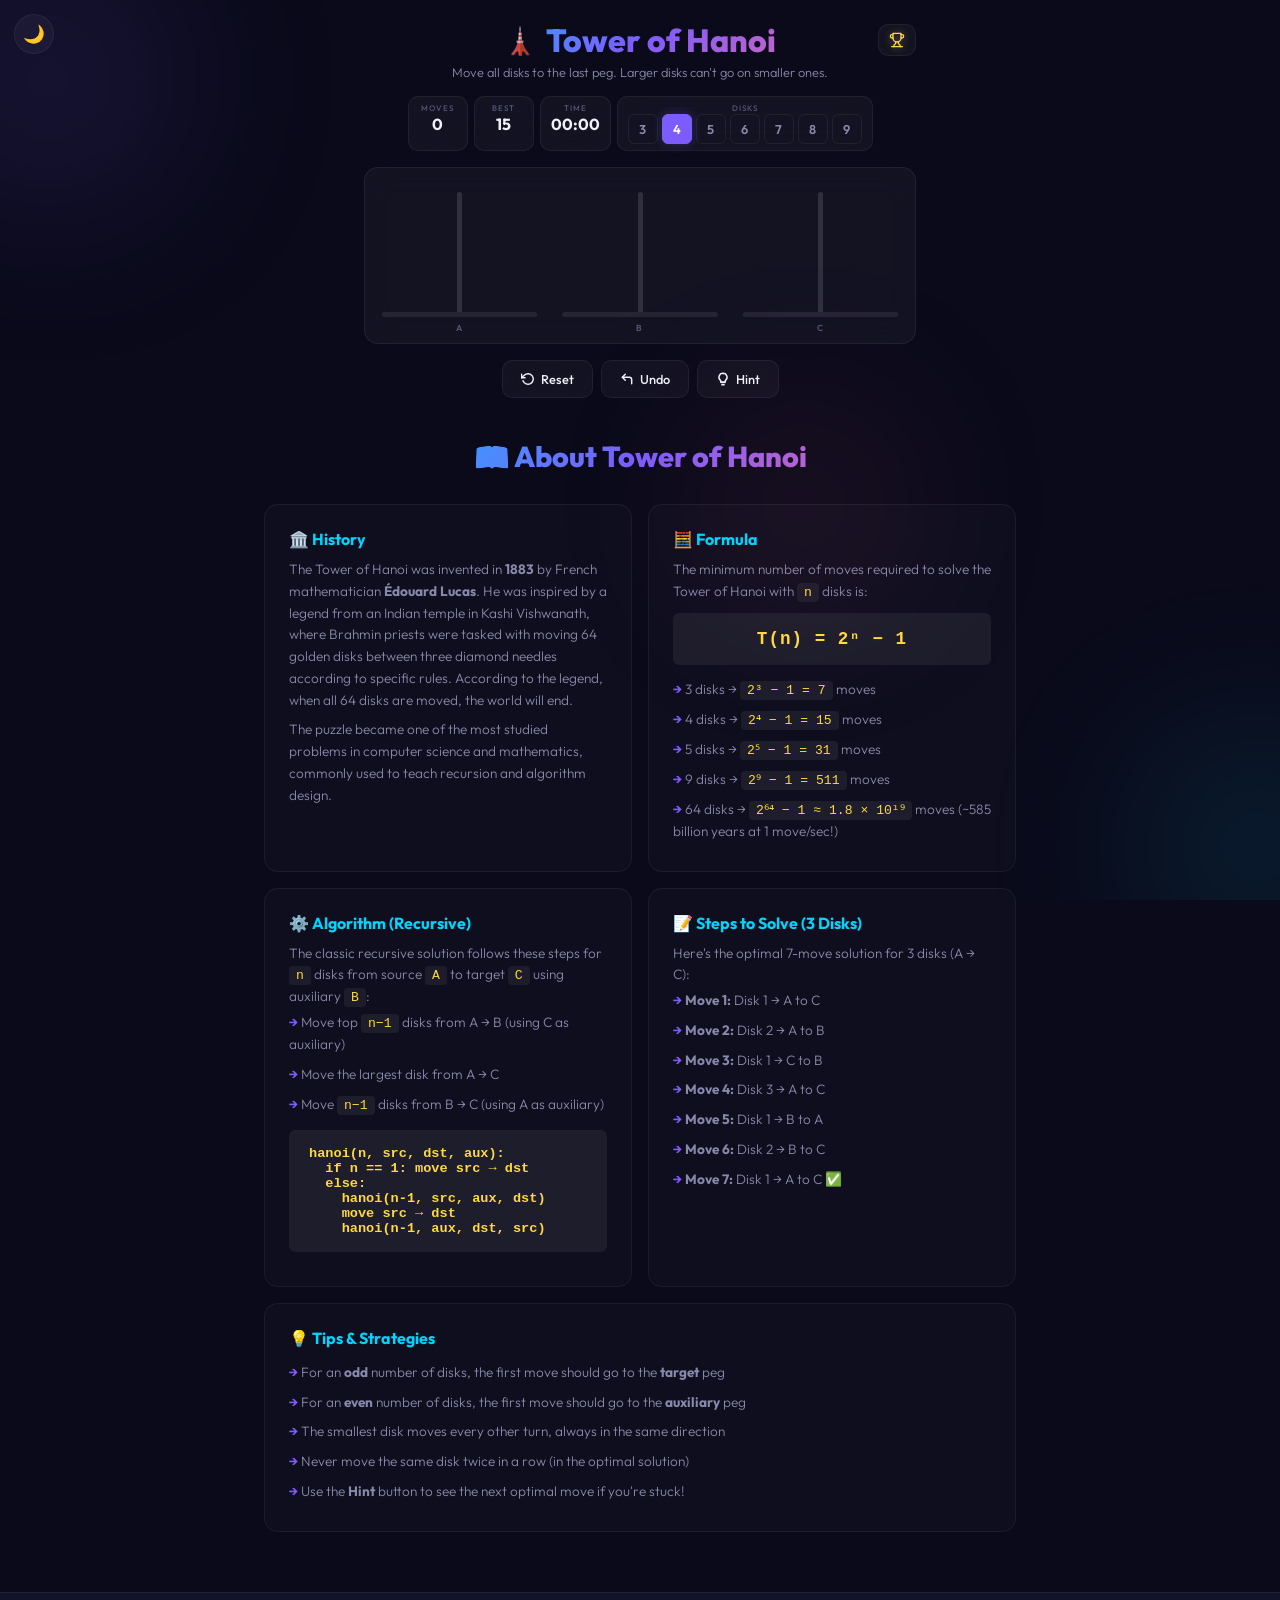
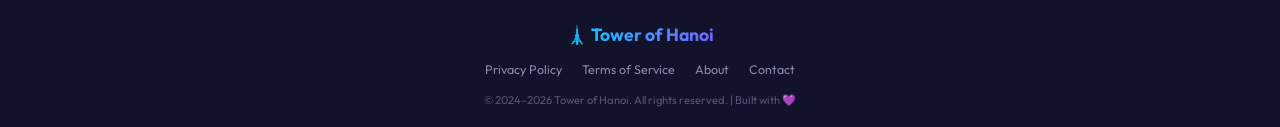
<file: index.html>
<!DOCTYPE html>
<html lang="en">
<head>
    <meta charset="UTF-8">
    <meta name="viewport" content="width=device-width, initial-scale=1.0">
    <meta name="theme-color" content="#0a0a1a">
    <meta name="description" content="Play the classic Tower of Hanoi puzzle game online for free. Features smooth animations, 3-9 disks, auto-solve, hints, global leaderboard, and social sharing. Learn the algorithm, formula, and history.">
    <meta name="keywords" content="Tower of Hanoi, puzzle game, online game, brain teaser, recursion, algorithm, math puzzle, free game, leaderboard">
    <meta name="author" content="Tower of Hanoi">
    <meta name="robots" content="index, follow">
    <link rel="canonical" href="https://yourdomain.com/">

    <!-- Open Graph / Facebook -->
    <meta property="og:type" content="website">
    <meta property="og:title" content="Tower of Hanoi — Free Online Puzzle Game">
    <meta property="og:description" content="Play the classic Tower of Hanoi puzzle with smooth animations, global leaderboard, and 3-9 disk difficulty. Can you solve it optimally?">
    <meta property="og:url" content="https://yourdomain.com/">
    <meta property="og:site_name" content="Tower of Hanoi">

    <!-- Twitter Card -->
    <meta name="twitter:card" content="summary_large_image">
    <meta name="twitter:title" content="Tower of Hanoi — Free Online Puzzle Game">
    <meta name="twitter:description" content="Play the classic Tower of Hanoi puzzle with smooth animations, global leaderboard, and 3-9 disk difficulty.">

    <!-- Favicon -->
    <link rel="icon" href="data:image/svg+xml,<svg xmlns='http://www.w3.org/2000/svg' viewBox='0 0 100 100'><text y='.9em' font-size='90'>🗼</text></svg>">

    <title>Tower of Hanoi — Free Online Puzzle Game | Play Now</title>
    <link rel="preconnect" href="https://fonts.googleapis.com">
    <link rel="preconnect" href="https://fonts.gstatic.com" crossorigin>
    <link href="https://fonts.googleapis.com/css2?family=Outfit:wght@300;400;500;600;700;800&display=swap" rel="stylesheet">

    <!-- Structured Data -->
    <script type="application/ld+json">
    {
        "@context": "https://schema.org",
        "@type": "WebApplication",
        "name": "Tower of Hanoi",
        "description": "Play the classic Tower of Hanoi puzzle game online for free with smooth animations, hints, auto-solve, and a global leaderboard.",
        "url": "https://yourdomain.com/",
        "applicationCategory": "GameApplication",
        "genre": "Puzzle",
        "operatingSystem": "Web Browser",
        "offers": { "@type": "Offer", "price": "0", "priceCurrency": "USD" },
        "aggregateRating": { "@type": "AggregateRating", "ratingValue": "4.8", "ratingCount": "1250" }
    }
    </script>

    <!-- Google AdSense (replace ca-pub-XXXXXXX with your publisher ID) -->
    <!-- <script async src="https://pagead2.googlesyndication.com/pagead/js/adsbygoogle.js?client=ca-pub-XXXXXXX" crossorigin="anonymous"></script> -->
    <link rel="stylesheet" href="style.css">
</head>
<body>
    <!-- Theme Toggle -->
    <button class="theme-toggle" id="theme-toggle" title="Toggle theme">🌙</button>

    <div class="bg-orbs">
        <div class="orb orb-1"></div>
        <div class="orb orb-2"></div>
        <div class="orb orb-3"></div>
    </div>

    <div class="app">
        <header class="header" style="position:relative">
            <h1 class="title"><span class="title-icon">🗼</span> Tower of Hanoi</h1>
            <p class="subtitle">Move all disks to the last peg. Larger disks can't go on smaller ones.</p>
            <button class="leaderboard-btn" id="btn-leaderboard">
                <svg width="16" height="16" viewBox="0 0 24 24" fill="none" stroke="currentColor" stroke-width="2" stroke-linecap="round" stroke-linejoin="round"><path d="M6 9H4.5a2.5 2.5 0 0 1 0-5H6"/><path d="M18 9h1.5a2.5 2.5 0 0 0 0-5H18"/><path d="M4 22h16"/><path d="M10 14.66V17c0 .55-.47.98-.97 1.21C7.85 18.75 7 20.24 7 22"/><path d="M14 14.66V17c0 .55.47.98.97 1.21C16.15 18.75 17 20.24 17 22"/><path d="M18 2H6v7a6 6 0 0 0 12 0V2Z"/></svg>
            </button>
        </header>

        <div class="stats-bar">
            <div class="stat-card">
                <span class="stat-label">Moves</span>
                <span class="stat-value" id="move-count">0</span>
            </div>
            <div class="stat-card">
                <span class="stat-label">Best</span>
                <span class="stat-value" id="min-moves">15</span>
            </div>
            <div class="stat-card">
                <span class="stat-label">Time</span>
                <span class="stat-value" id="timer">00:00</span>
            </div>
            <div class="stat-card">
                <span class="stat-label">Disks</span>
                <div class="disk-selector" id="disk-selector">
                    <button class="disk-btn" data-disks="3">3</button>
                    <button class="disk-btn active" data-disks="4">4</button>
                    <button class="disk-btn" data-disks="5">5</button>
                    <button class="disk-btn" data-disks="6">6</button>
                    <button class="disk-btn" data-disks="7">7</button>
                    <button class="disk-btn" data-disks="8">8</button>
                    <button class="disk-btn" data-disks="9">9</button>
                </div>
            </div>
        </div>

        <div class="game-board" id="game-board">
            <div class="tower" id="tower-0">
                <div class="peg"></div>
                <div class="base"></div>
                <div class="disk-stack" id="stack-0"></div>
                <div class="tower-label">A</div>
            </div>
            <div class="tower" id="tower-1">
                <div class="peg"></div>
                <div class="base"></div>
                <div class="disk-stack" id="stack-1"></div>
                <div class="tower-label">B</div>
            </div>
            <div class="tower" id="tower-2">
                <div class="peg"></div>
                <div class="base"></div>
                <div class="disk-stack" id="stack-2"></div>
                <div class="tower-label">C</div>
            </div>
        </div>

        <div class="controls">
            <button class="btn btn-reset" id="btn-reset">
                <svg width="14" height="14" viewBox="0 0 24 24" fill="none" stroke="currentColor" stroke-width="2.5" stroke-linecap="round" stroke-linejoin="round"><polyline points="1 4 1 10 7 10"/><path d="M3.51 15a9 9 0 1 0 2.13-9.36L1 10"/></svg>
                Reset
            </button>
            <button class="btn btn-undo" id="btn-undo">
                <svg width="14" height="14" viewBox="0 0 24 24" fill="none" stroke="currentColor" stroke-width="2.5" stroke-linecap="round" stroke-linejoin="round"><polyline points="9 14 4 9 9 4"/><path d="M20 20v-7a4 4 0 0 0-4-4H4"/></svg>
                Undo
            </button>
            <button class="btn btn-hint" id="btn-hint">
                <svg width="14" height="14" viewBox="0 0 24 24" fill="none" stroke="currentColor" stroke-width="2.5" stroke-linecap="round" stroke-linejoin="round"><path d="M9 18h6"/><path d="M10 22h4"/><path d="M12 2a7 7 0 0 0-4 12.7V17h8v-2.3A7 7 0 0 0 12 2z"/></svg>
                Hint
            </button>
           <!-- <button class="btn btn-auto" id="btn-auto">
                <svg width="14" height="14" viewBox="0 0 24 24" fill="none" stroke="currentColor" stroke-width="2.5" stroke-linecap="round" stroke-linejoin="round"><polygon points="5 3 19 12 5 21 5 3"/></svg>
                Solve
            </button>-->
        </div>

        <div class="toast" id="toast"></div>
    </div>

    <!-- Info Section -->
    <section class="info-section">
        <h2>📖 About Tower of Hanoi</h2>
        <div class="info-grid">
            <div class="info-card">
                <h3>🏛️ History</h3>
                <p>The Tower of Hanoi was invented in <strong>1883</strong> by French mathematician <strong>Édouard Lucas</strong>. He was inspired by a legend from an Indian temple in Kashi Vishwanath, where Brahmin priests were tasked with moving 64 golden disks between three diamond needles according to specific rules. According to the legend, when all 64 disks are moved, the world will end.</p>
                <p style="margin-top:8px">The puzzle became one of the most studied problems in computer science and mathematics, commonly used to teach recursion and algorithm design.</p>
            </div>
            <div class="info-card">
                <h3>🧮 Formula</h3>
                <p>The minimum number of moves required to solve the Tower of Hanoi with <code>n</code> disks is:</p>
                <div class="formula-box">T(n) = 2ⁿ − 1</div>
                <ul>
                    <li>3 disks → <code>2³ − 1 = 7</code> moves</li>
                    <li>4 disks → <code>2⁴ − 1 = 15</code> moves</li>
                    <li>5 disks → <code>2⁵ − 1 = 31</code> moves</li>
                    <li>9 disks → <code>2⁹ − 1 = 511</code> moves</li>
                    <li>64 disks → <code>2⁶⁴ − 1 ≈ 1.8 × 10¹⁹</code> moves (~585 billion years at 1 move/sec!)</li>
                </ul>
            </div>
            <div class="info-card">
                <h3>⚙️ Algorithm (Recursive)</h3>
                <p>The classic recursive solution follows these steps for <code>n</code> disks from source <code>A</code> to target <code>C</code> using auxiliary <code>B</code>:</p>
                <ul>
                    <li>Move top <code>n−1</code> disks from A → B (using C as auxiliary)</li>
                    <li>Move the largest disk from A → C</li>
                    <li>Move <code>n−1</code> disks from B → C (using A as auxiliary)</li>
                </ul>
                <div class="formula-box" style="font-size:0.85rem; text-align:left; letter-spacing:0">
hanoi(n, src, dst, aux):<br>
&nbsp;&nbsp;if n == 1: move src → dst<br>
&nbsp;&nbsp;else:<br>
&nbsp;&nbsp;&nbsp;&nbsp;hanoi(n-1, src, aux, dst)<br>
&nbsp;&nbsp;&nbsp;&nbsp;move src → dst<br>
&nbsp;&nbsp;&nbsp;&nbsp;hanoi(n-1, aux, dst, src)
                </div>
            </div>
            <div class="info-card">
                <h3>📝 Steps to Solve (3 Disks)</h3>
                <p>Here's the optimal 7-move solution for 3 disks (A → C):</p>
                <ul>
                    <li><strong>Move 1:</strong> Disk 1 → A to C</li>
                    <li><strong>Move 2:</strong> Disk 2 → A to B</li>
                    <li><strong>Move 3:</strong> Disk 1 → C to B</li>
                    <li><strong>Move 4:</strong> Disk 3 → A to C</li>
                    <li><strong>Move 5:</strong> Disk 1 → B to A</li>
                    <li><strong>Move 6:</strong> Disk 2 → B to C</li>
                    <li><strong>Move 7:</strong> Disk 1 → A to C ✅</li>
                </ul>
            </div>
            <div class="info-card full-width">
                <h3>💡 Tips & Strategies</h3>
                <ul>
                    <li>For an <strong>odd</strong> number of disks, the first move should go to the <strong>target</strong> peg</li>
                    <li>For an <strong>even</strong> number of disks, the first move should go to the <strong>auxiliary</strong> peg</li>
                    <li>The smallest disk moves every other turn, always in the same direction</li>
                    <li>Never move the same disk twice in a row (in the optimal solution)</li>
                    <li>Use the <strong>Hint</strong> button to see the next optimal move if you're stuck!</li>
                </ul>
            </div>
        </div>
    </section>

    <!-- Ad Slot 
    <div class="ad-slot" id="ad-bottom">
        <!-- AdSense ad unit will appear here 
        Ad Space
    </div> -->

    <!-- Professional Footer -->
    <footer class="site-footer">
        <div class="footer-inner">
            <span class="footer-brand">🗼 Tower of Hanoi</span>
            <nav class="footer-links">
                <a href="privacy-policy.html">Privacy Policy</a>
                <a href="terms.html">Terms of Service</a>
                <a href="about.html">About</a>
                <a href="mailto:contact@yourdomain.com">Contact</a>
            </nav>
            <p class="footer-copy">&copy; 2024–2026 Tower of Hanoi. All rights reserved. | Built with 💜</p>
        </div>
    </footer>

    <!-- Cookie Consent Banner 
    <div class="cookie-banner" id="cookie-banner">
        <p class="cookie-text">🍪 We use cookies to improve your experience and show relevant ads. By continuing, you agree to our <a href="privacy-policy.html">Privacy Policy</a>.</p>
        <div class="cookie-btns">
            <button class="cookie-accept" id="cookie-accept">Accept All</button>
            <button class="cookie-decline" id="cookie-decline">Decline</button>
        </div>
    </div> -->

    <!-- Win Modal (3-step) -->
    <div class="modal-overlay" id="win-modal">
        <div class="modal">
            <div class="modal-confetti" id="confetti-container"></div>
            <div class="win-step active" id="win-step-1">
                <div class="modal-icon">🏆</div>
                <h2 class="modal-title">Congratulations!</h2>
                <p class="modal-text" id="win-text">You solved it in <strong>0 moves</strong> in <strong>00:00</strong></p>
                <div class="modal-stars" id="modal-stars"></div>
                <button class="btn-submit" id="btn-to-step2">Submit Score</button>
                <button class="btn-skip" id="btn-skip-submit">Skip</button>
            </div>
            <div class="win-step" id="win-step-2">
                <h2 class="modal-title">Your Info</h2>
                <p class="modal-text">Enter your name to appear on the leaderboard!</p>
                <div class="win-form">
                    <input type="text" class="win-input" id="player-name" placeholder="Your name" maxlength="30" autocomplete="off">
                    <div class="country-picker" id="country-picker">
                        <input type="text" class="country-search" id="country-search" placeholder="🌍 Search country..." autocomplete="off">
                        <div class="country-list" id="country-list"></div>
                    </div>
                    <input type="hidden" id="player-country" value="">
                    <button class="btn-submit" id="btn-submit-score">Submit</button>
                    <button class="btn-skip" id="btn-skip-info">Skip</button>
                </div>
            </div>
            <div class="win-step" id="win-step-3">
                <h2 class="modal-title">Share Your Win! 🎉</h2>
                <p class="share-title">Challenge your friends to beat your score!</p>
                <div class="share-grid">
                    <button class="share-btn share-wa" id="share-wa" title="WhatsApp"><svg viewBox="0 0 24 24" fill="currentColor"><path d="M17.472 14.382c-.297-.149-1.758-.867-2.03-.967-.273-.099-.471-.148-.67.15-.197.297-.767.966-.94 1.164-.173.199-.347.223-.644.075-.297-.15-1.255-.463-2.39-1.475-.883-.788-1.48-1.761-1.653-2.059-.173-.297-.018-.458.13-.606.134-.133.298-.347.446-.52.149-.174.198-.298.298-.497.099-.198.05-.371-.025-.52-.075-.149-.669-1.612-.916-2.207-.242-.579-.487-.5-.669-.51-.173-.008-.371-.01-.57-.01-.198 0-.52.074-.792.372-.272.297-1.04 1.016-1.04 2.479 0 1.462 1.065 2.875 1.213 3.074.149.198 2.096 3.2 5.077 4.487.709.306 1.262.489 1.694.625.712.227 1.36.195 1.871.118.571-.085 1.758-.719 2.006-1.413.248-.694.248-1.289.173-1.413-.074-.124-.272-.198-.57-.347m-5.421 7.403h-.004a9.87 9.87 0 01-5.031-1.378l-.361-.214-3.741.982.998-3.648-.235-.374a9.86 9.86 0 01-1.51-5.26c.001-5.45 4.436-9.884 9.888-9.884 2.64 0 5.122 1.03 6.988 2.898a9.825 9.825 0 012.893 6.994c-.003 5.45-4.437 9.884-9.885 9.884m8.413-18.297A11.815 11.815 0 0012.05 0C5.495 0 .16 5.335.157 11.892c0 2.096.547 4.142 1.588 5.945L.057 24l6.305-1.654a11.882 11.882 0 005.683 1.448h.005c6.554 0 11.89-5.335 11.893-11.893a11.821 11.821 0 00-3.48-8.413z"/></svg></button>
                    <button class="share-btn share-tg" id="share-tg" title="Telegram"><svg viewBox="0 0 24 24" fill="currentColor"><path d="M11.944 0A12 12 0 0 0 0 12a12 12 0 0 0 12 12 12 12 0 0 0 12-12A12 12 0 0 0 12 0a12 12 0 0 0-.056 0zm4.962 7.224c.1-.002.321.023.465.14a.506.506 0 0 1 .171.325c.016.093.036.306.02.472-.18 1.898-.962 6.502-1.36 8.627-.168.9-.499 1.201-.82 1.23-.696.065-1.225-.46-1.9-.902-1.056-.693-1.653-1.124-2.678-1.8-1.185-.78-.417-1.21.258-1.91.177-.184 3.247-2.977 3.307-3.23.007-.032.014-.15-.056-.212s-.174-.041-.249-.024c-.106.024-1.793 1.14-5.061 3.345-.48.33-.913.49-1.302.48-.428-.008-1.252-.241-1.865-.44-.752-.245-1.349-.374-1.297-.789.027-.216.325-.437.893-.663 3.498-1.524 5.83-2.529 6.998-3.014 3.332-1.386 4.025-1.627 4.476-1.635z"/></svg></button>
                    <button class="share-btn share-fb" id="share-fb" title="Facebook"><svg viewBox="0 0 24 24" fill="currentColor"><path d="M24 12.073c0-6.627-5.373-12-12-12s-12 5.373-12 12c0 5.99 4.388 10.954 10.125 11.854v-8.385H7.078v-3.47h3.047V9.43c0-3.007 1.792-4.669 4.533-4.669 1.312 0 2.686.235 2.686.235v2.953H15.83c-1.491 0-1.956.925-1.956 1.874v2.25h3.328l-.532 3.47h-2.796v8.385C19.612 23.027 24 18.062 24 12.073z"/></svg></button>
                    <button class="share-btn share-x" id="share-x" title="X"><svg viewBox="0 0 24 24" fill="currentColor"><path d="M18.244 2.25h3.308l-7.227 8.26 8.502 11.24H16.17l-5.214-6.817L4.99 21.75H1.68l7.73-8.835L1.254 2.25H8.08l4.713 6.231zm-1.161 17.52h1.833L7.084 4.126H5.117z"/></svg></button>
                    <button class="share-btn share-ig" id="share-ig" title="Instagram"><svg viewBox="0 0 24 24" fill="currentColor"><path d="M12 0C8.74 0 8.333.015 7.053.072 5.775.132 4.905.333 4.14.63c-.789.306-1.459.717-2.126 1.384S.935 3.35.63 4.14C.333 4.905.131 5.775.072 7.053.012 8.333 0 8.74 0 12s.015 3.667.072 4.947c.06 1.277.261 2.148.558 2.913.306.788.717 1.459 1.384 2.126.667.666 1.336 1.079 2.126 1.384.766.296 1.636.499 2.913.558C8.333 23.988 8.74 24 12 24s3.667-.015 4.947-.072c1.277-.06 2.148-.262 2.913-.558.788-.306 1.459-.718 2.126-1.384.666-.667 1.079-1.335 1.384-2.126.296-.765.499-1.636.558-2.913.06-1.28.072-1.687.072-4.947s-.015-3.667-.072-4.947c-.06-1.277-.262-2.149-.558-2.913-.306-.789-.718-1.459-1.384-2.126C21.319 1.347 20.651.935 19.86.63c-.765-.297-1.636-.499-2.913-.558C15.667.012 15.26 0 12 0zm0 2.16c3.203 0 3.585.016 4.85.071 1.17.055 1.805.249 2.227.415.562.217.96.477 1.382.896.419.42.679.819.896 1.381.164.422.36 1.057.413 2.227.057 1.266.07 1.646.07 4.85s-.015 3.585-.074 4.85c-.061 1.17-.256 1.805-.421 2.227-.224.562-.479.96-.899 1.382-.419.419-.824.679-1.38.896-.42.164-1.065.36-2.235.413-1.274.057-1.649.07-4.859.07-3.211 0-3.586-.015-4.859-.074-1.171-.061-1.816-.256-2.236-.421-.569-.224-.96-.479-1.379-.899-.421-.419-.69-.824-.9-1.38-.165-.42-.359-1.065-.42-2.235-.045-1.26-.061-1.649-.061-4.844 0-3.196.016-3.586.061-4.861.061-1.17.255-1.814.42-2.234.21-.57.479-.96.9-1.381.419-.419.81-.689 1.379-.898.42-.166 1.051-.361 2.221-.421 1.275-.045 1.65-.06 4.859-.06l.045.03zm0 3.678a6.162 6.162 0 1 0 0 12.324 6.162 6.162 0 1 0 0-12.324zM12 16c-2.21 0-4-1.79-4-4s1.79-4 4-4 4 1.79 4 4-1.79 4-4 4zm7.846-10.405a1.441 1.441 0 1 1-2.882 0 1.441 1.441 0 0 1 2.882 0z"/></svg></button>
                </div>
                <div class="share-actions">
                    <button class="btn btn-play-again" id="btn-view-lb">🏆 Leaderboard</button>
                    <button class="btn btn-play-again" id="btn-play-again">Play Again</button>
                </div>
            </div>
        </div>
    </div>

    <!-- Leaderboard Modal -->
    <div class="lb-modal" id="lb-modal">
        <div class="lb-content">
            <div class="lb-header">
                <span class="lb-title">🏆 Leaderboard</span>
                <button class="lb-close" id="lb-close">&times;</button>
            </div>
            <div class="lb-tabs" id="lb-tabs"></div>
            <div class="lb-table-wrap">
                <table class="lb-table">
                    <thead><tr><th>#</th><th>Player</th><th>Moves</th><th>Time</th></tr></thead>
                    <tbody id="lb-body"></tbody>
                </table>
            </div>
        </div>
    </div>

    <script src="game.js"></script>

</body>
</html>
</file>
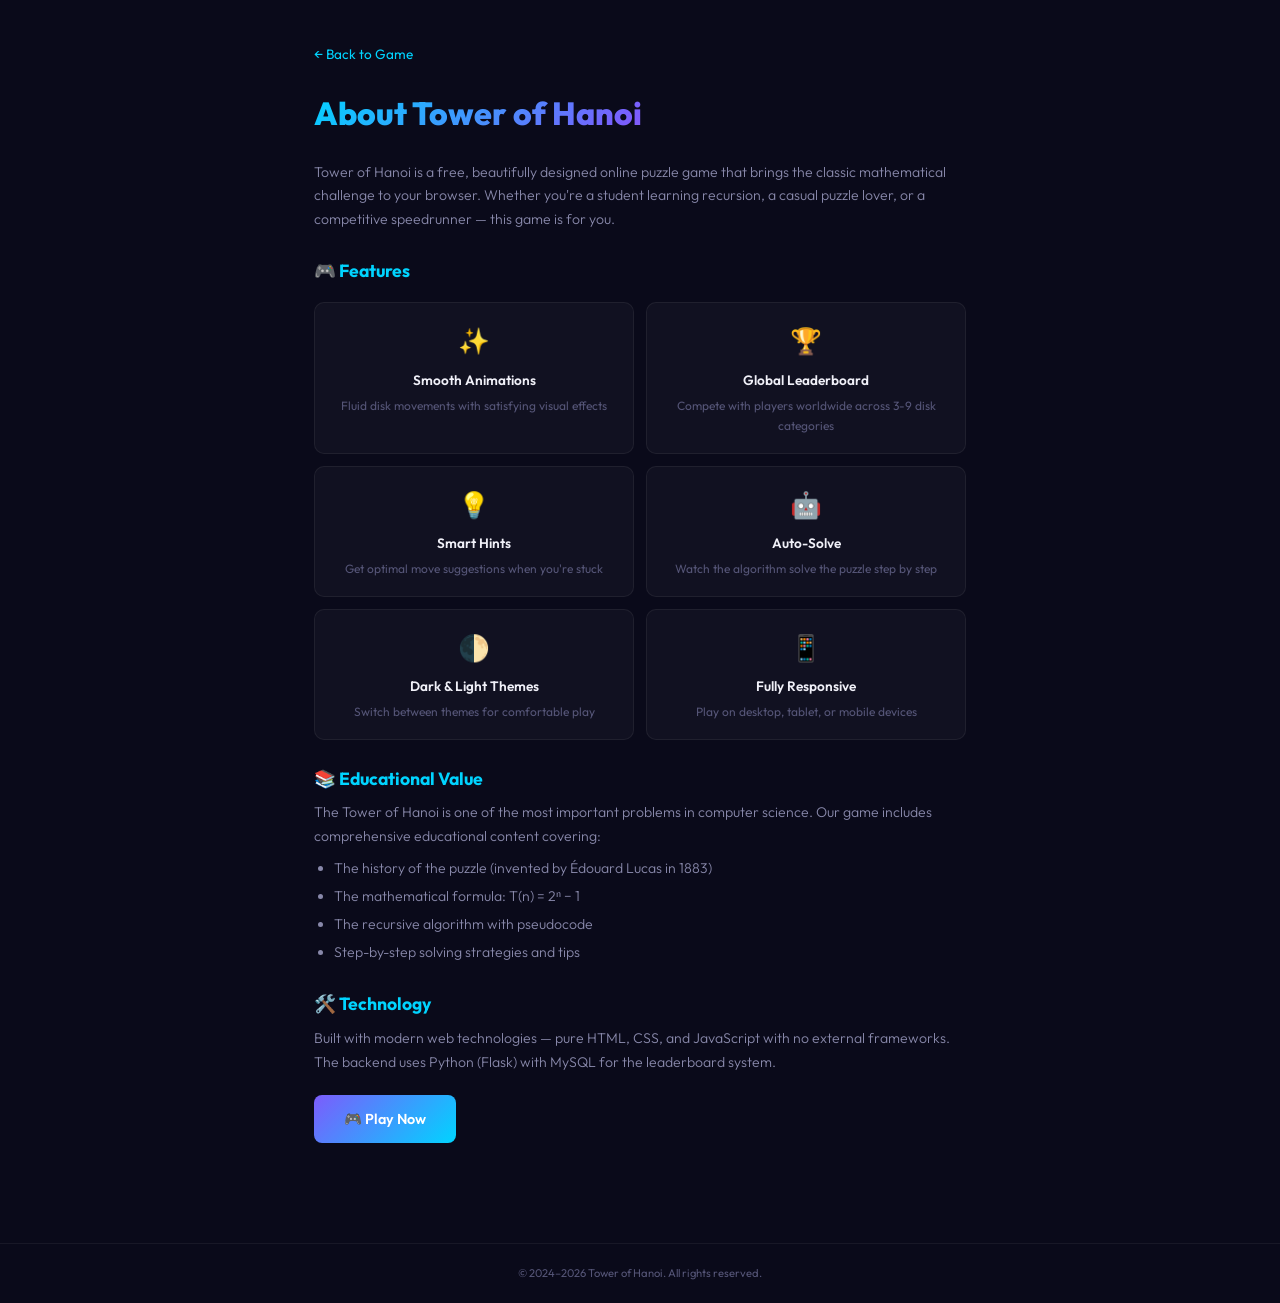
<file: about.html>
<!DOCTYPE html>
<html lang="en">
<head>
    <meta charset="UTF-8">
    <meta name="viewport" content="width=device-width, initial-scale=1.0">
    <meta name="description" content="About Tower of Hanoi — a free online puzzle game with smooth animations, leaderboard, and educational content.">
    <title>About — Tower of Hanoi</title>
    <link rel="icon" href="data:image/svg+xml,<svg xmlns='http://www.w3.org/2000/svg' viewBox='0 0 100 100'><text y='.9em' font-size='90'>🗼</text></svg>">
    <link href="https://fonts.googleapis.com/css2?family=Outfit:wght@300;400;500;600;700;800&display=swap" rel="stylesheet">
    <style>
        :root {
            --bg: #0a0a1a; --bg2: #12122a; --c1: #f0f0f8; --c2: #8888aa; --c3: #555577;
            --a1: #7c5cfc; --a2: #00d4ff; --a3: #ff6b9d; --bdr: rgba(255,255,255,0.06);
            --font: 'Outfit', sans-serif;
        }
        [data-theme="light"] {
            --bg: #f5f5fa; --bg2: #ffffff; --c1: #1a1a2e; --c2: #555577; --c3: #8888aa;
            --bdr: rgba(0,0,0,0.08);
        }
        *, *::before, *::after { margin: 0; padding: 0; box-sizing: border-box; }
        body { font-family: var(--font); background: var(--bg); color: var(--c1); line-height: 1.7; transition: background 0.4s, color 0.4s; }
        .container { max-width: 700px; margin: 0 auto; padding: 40px 24px 60px; }
        .back-link { display: inline-flex; align-items: center; gap: 6px; color: var(--a2); text-decoration: none; font-size: 0.85rem; margin-bottom: 20px; transition: 0.2s; }
        .back-link:hover { color: var(--a1); }
        h1 { font-size: 2rem; font-weight: 800; margin-bottom: 20px; background: linear-gradient(135deg, var(--a2), var(--a1), var(--a3)); -webkit-background-clip: text; -webkit-text-fill-color: transparent; background-clip: text; }
        h2 { font-size: 1.1rem; font-weight: 700; color: var(--a2); margin: 24px 0 8px; }
        p, li { color: var(--c2); font-size: 0.88rem; font-weight: 300; }
        ul { padding-left: 20px; margin: 8px 0; }
        li { margin: 4px 0; }
        a { color: var(--a2); }
        .features { display: grid; grid-template-columns: 1fr 1fr; gap: 12px; margin: 16px 0; }
        @media (max-width: 500px) { .features { grid-template-columns: 1fr; } }
        .feature {
            background: rgba(255,255,255,0.03); border: 1px solid var(--bdr);
            border-radius: 10px; padding: 16px; text-align: center;
        }
        [data-theme="light"] .feature { background: rgba(0,0,0,0.02); }
        .feature-icon { font-size: 1.6rem; margin-bottom: 6px; }
        .feature-title { font-size: 0.85rem; font-weight: 600; color: var(--c1); margin-bottom: 4px; }
        .feature-desc { font-size: 0.75rem; color: var(--c3); }
        .cta {
            display: inline-block; margin-top: 20px; padding: 12px 30px;
            background: linear-gradient(135deg, var(--a1), var(--a2));
            color: #fff; border-radius: 8px; text-decoration: none;
            font-weight: 600; font-size: 0.9rem; transition: 0.3s;
        }
        .cta:hover { transform: translateY(-2px); box-shadow: 0 6px 20px rgba(124,92,252,0.3); }
        .footer { text-align: center; padding: 20px; color: var(--c3); font-size: 0.7rem; border-top: 1px solid var(--bdr); margin-top: 40px; }
    </style>
</head>
<body>
    <div class="container">
        <a href="index.html" class="back-link">← Back to Game</a>
        <h1>About Tower of Hanoi</h1>

        <p>Tower of Hanoi is a free, beautifully designed online puzzle game that brings the classic mathematical challenge to your browser. Whether you're a student learning recursion, a casual puzzle lover, or a competitive speedrunner — this game is for you.</p>

        <h2>🎮 Features</h2>
        <div class="features">
            <div class="feature">
                <div class="feature-icon">✨</div>
                <div class="feature-title">Smooth Animations</div>
                <div class="feature-desc">Fluid disk movements with satisfying visual effects</div>
            </div>
            <div class="feature">
                <div class="feature-icon">🏆</div>
                <div class="feature-title">Global Leaderboard</div>
                <div class="feature-desc">Compete with players worldwide across 3-9 disk categories</div>
            </div>
            <div class="feature">
                <div class="feature-icon">💡</div>
                <div class="feature-title">Smart Hints</div>
                <div class="feature-desc">Get optimal move suggestions when you're stuck</div>
            </div>
            <div class="feature">
                <div class="feature-icon">🤖</div>
                <div class="feature-title">Auto-Solve</div>
                <div class="feature-desc">Watch the algorithm solve the puzzle step by step</div>
            </div>
            <div class="feature">
                <div class="feature-icon">🌓</div>
                <div class="feature-title">Dark & Light Themes</div>
                <div class="feature-desc">Switch between themes for comfortable play</div>
            </div>
            <div class="feature">
                <div class="feature-icon">📱</div>
                <div class="feature-title">Fully Responsive</div>
                <div class="feature-desc">Play on desktop, tablet, or mobile devices</div>
            </div>
        </div>

        <h2>📚 Educational Value</h2>
        <p>The Tower of Hanoi is one of the most important problems in computer science. Our game includes comprehensive educational content covering:</p>
        <ul>
            <li>The history of the puzzle (invented by Édouard Lucas in 1883)</li>
            <li>The mathematical formula: T(n) = 2ⁿ − 1</li>
            <li>The recursive algorithm with pseudocode</li>
            <li>Step-by-step solving strategies and tips</li>
        </ul>

        <h2>🛠️ Technology</h2>
        <p>Built with modern web technologies — pure HTML, CSS, and JavaScript with no external frameworks. The backend uses Python (Flask) with MySQL for the leaderboard system.</p>

        <!--<h2>📬 Contact</h2>
        <p>Have feedback, bug reports, or partnership inquiries? Reach out to us at <a href="mailto:contact@yourdomain.com">shoaib@.com</a>.</p> -->

        <a href="index.html" class="cta">🎮 Play Now</a>
    </div>
    <div class="footer">&copy; 2024–2026 Tower of Hanoi. All rights reserved.</div>

    <script>
        const saved = localStorage.getItem('hanoi-theme') || 'dark';
        document.documentElement.setAttribute('data-theme', saved);
    </script>
</body>
</html>
</file>
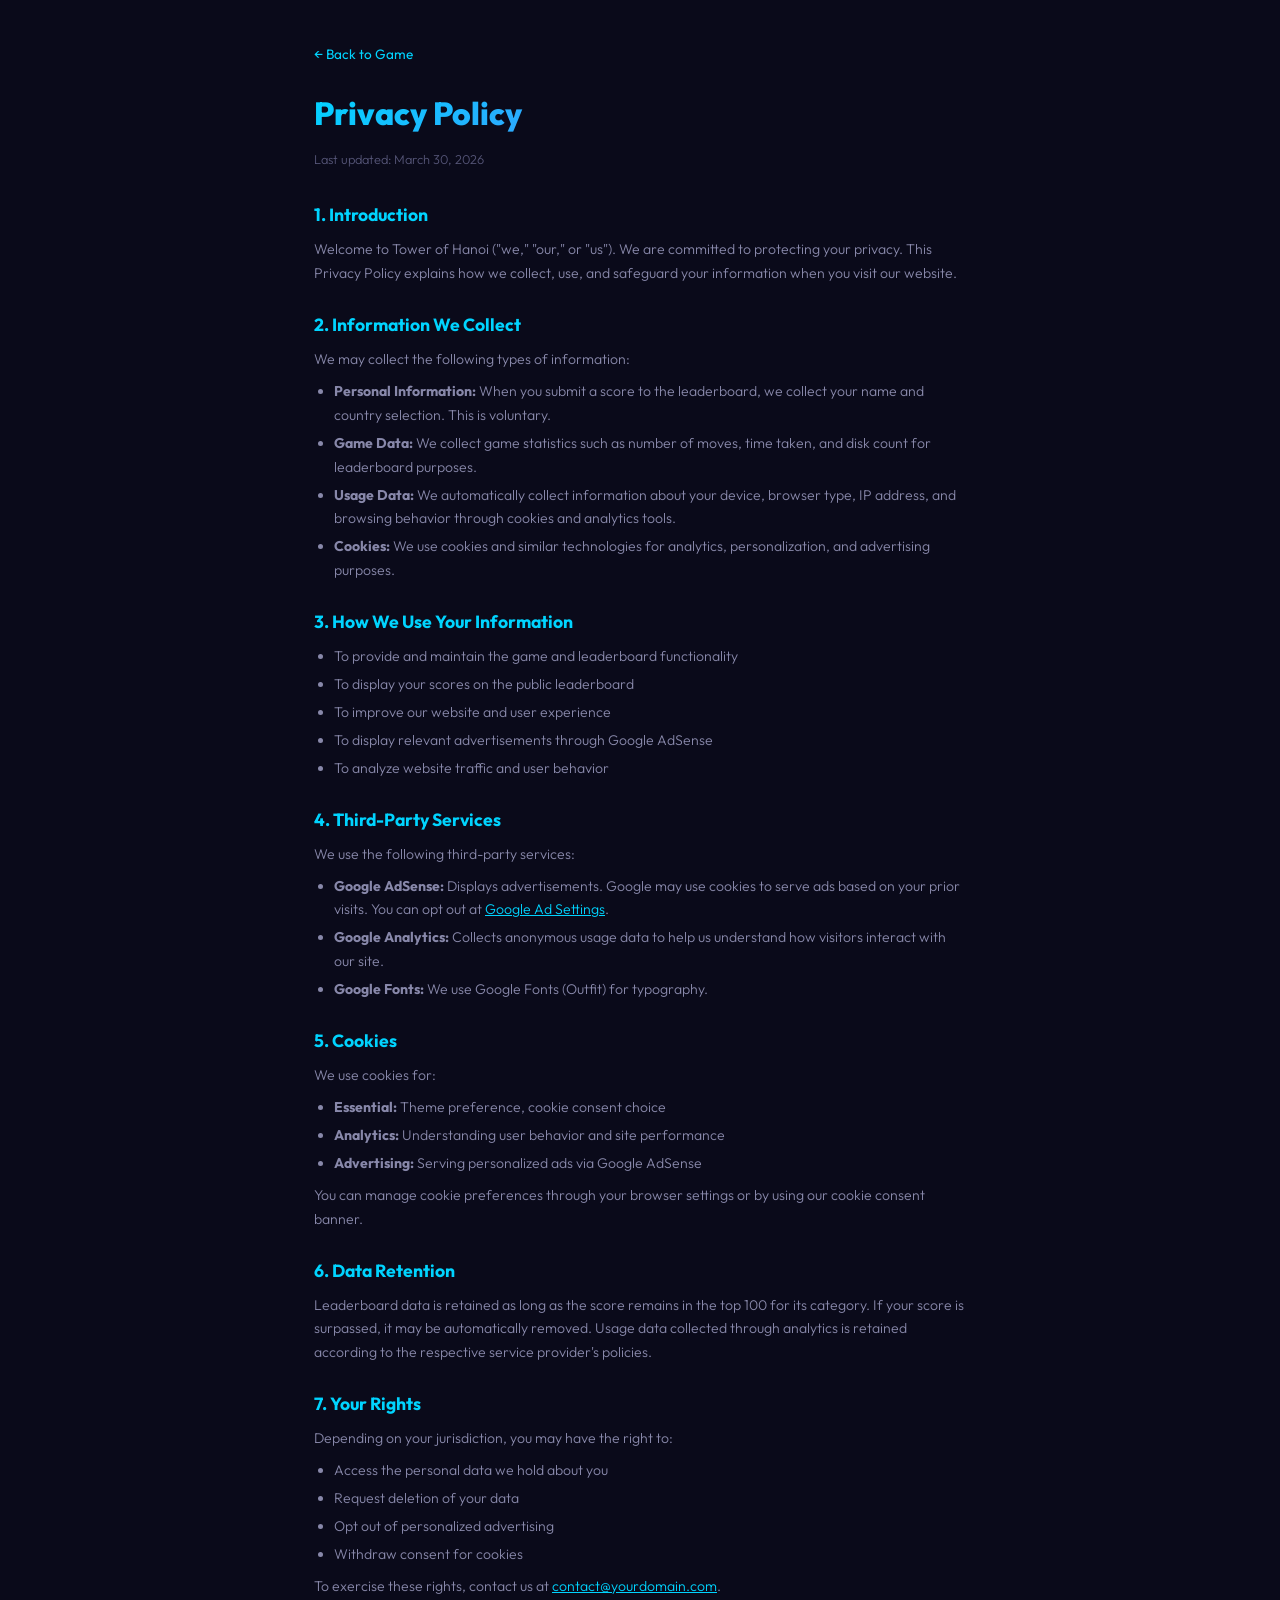
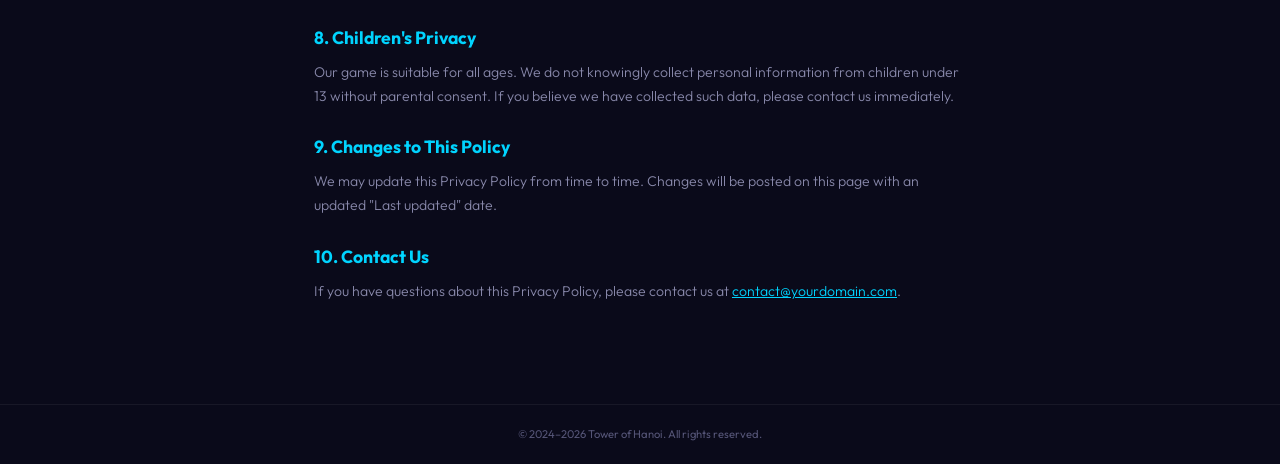
<file: privacy-policy.html>
<!DOCTYPE html>
<html lang="en">
<head>
    <meta charset="UTF-8">
    <meta name="viewport" content="width=device-width, initial-scale=1.0">
    <meta name="description" content="Privacy Policy for Tower of Hanoi online puzzle game. Learn how we collect, use, and protect your data.">
    <title>Privacy Policy — Tower of Hanoi</title>
    <link rel="icon" href="data:image/svg+xml,<svg xmlns='http://www.w3.org/2000/svg' viewBox='0 0 100 100'><text y='.9em' font-size='90'>🗼</text></svg>">
    <link href="https://fonts.googleapis.com/css2?family=Outfit:wght@300;400;500;600;700;800&display=swap" rel="stylesheet">
    <style>
        :root {
            --bg: #0a0a1a; --bg2: #12122a; --c1: #f0f0f8; --c2: #8888aa; --c3: #555577;
            --a1: #7c5cfc; --a2: #00d4ff; --bdr: rgba(255,255,255,0.06);
            --font: 'Outfit', sans-serif; --r: 14px; --rx: 6px;
        }
        [data-theme="light"] {
            --bg: #f5f5fa; --bg2: #ffffff; --c1: #1a1a2e; --c2: #555577; --c3: #8888aa;
            --bdr: rgba(0,0,0,0.08);
        }
        *, *::before, *::after { margin: 0; padding: 0; box-sizing: border-box; }
        body {
            font-family: var(--font); background: var(--bg); color: var(--c1);
            line-height: 1.7; transition: background 0.4s, color 0.4s;
        }
        .container { max-width: 700px; margin: 0 auto; padding: 40px 24px 60px; }
        .back-link {
            display: inline-flex; align-items: center; gap: 6px; color: var(--a2);
            text-decoration: none; font-size: 0.85rem; margin-bottom: 20px; transition: 0.2s;
        }
        .back-link:hover { color: var(--a1); }
        h1 {
            font-size: 2rem; font-weight: 800; margin-bottom: 8px;
            background: linear-gradient(135deg, var(--a2), var(--a1));
            -webkit-background-clip: text; -webkit-text-fill-color: transparent; background-clip: text;
        }
        .last-updated { color: var(--c3); font-size: 0.8rem; margin-bottom: 30px; }
        h2 { font-size: 1.1rem; font-weight: 700; color: var(--a2); margin: 24px 0 8px; }
        p, li { color: var(--c2); font-size: 0.88rem; font-weight: 300; }
        ul { padding-left: 20px; margin: 8px 0; }
        li { margin: 4px 0; }
        a { color: var(--a2); }
        .footer {
            text-align: center; padding: 20px; color: var(--c3); font-size: 0.7rem;
            border-top: 1px solid var(--bdr); margin-top: 40px;
        }
    </style>
</head>
<body>
    <div class="container">
        <a href="index.html" class="back-link">← Back to Game</a>
        <h1>Privacy Policy</h1>
        <p class="last-updated">Last updated: March 30, 2026</p>

        <h2>1. Introduction</h2>
        <p>Welcome to Tower of Hanoi ("we," "our," or "us"). We are committed to protecting your privacy. This Privacy Policy explains how we collect, use, and safeguard your information when you visit our website.</p>

        <h2>2. Information We Collect</h2>
        <p>We may collect the following types of information:</p>
        <ul>
            <li><strong>Personal Information:</strong> When you submit a score to the leaderboard, we collect your name and country selection. This is voluntary.</li>
            <li><strong>Game Data:</strong> We collect game statistics such as number of moves, time taken, and disk count for leaderboard purposes.</li>
            <li><strong>Usage Data:</strong> We automatically collect information about your device, browser type, IP address, and browsing behavior through cookies and analytics tools.</li>
            <li><strong>Cookies:</strong> We use cookies and similar technologies for analytics, personalization, and advertising purposes.</li>
        </ul>

        <h2>3. How We Use Your Information</h2>
        <ul>
            <li>To provide and maintain the game and leaderboard functionality</li>
            <li>To display your scores on the public leaderboard</li>
            <li>To improve our website and user experience</li>
            <li>To display relevant advertisements through Google AdSense</li>
            <li>To analyze website traffic and user behavior</li>
        </ul>

        <h2>4. Third-Party Services</h2>
        <p>We use the following third-party services:</p>
        <ul>
            <li><strong>Google AdSense:</strong> Displays advertisements. Google may use cookies to serve ads based on your prior visits. You can opt out at <a href="https://www.google.com/settings/ads" target="_blank">Google Ad Settings</a>.</li>
            <li><strong>Google Analytics:</strong> Collects anonymous usage data to help us understand how visitors interact with our site.</li>
            <li><strong>Google Fonts:</strong> We use Google Fonts (Outfit) for typography.</li>
        </ul>

        <h2>5. Cookies</h2>
        <p>We use cookies for:</p>
        <ul>
            <li><strong>Essential:</strong> Theme preference, cookie consent choice</li>
            <li><strong>Analytics:</strong> Understanding user behavior and site performance</li>
            <li><strong>Advertising:</strong> Serving personalized ads via Google AdSense</li>
        </ul>
        <p>You can manage cookie preferences through your browser settings or by using our cookie consent banner.</p>

        <h2>6. Data Retention</h2>
        <p>Leaderboard data is retained as long as the score remains in the top 100 for its category. If your score is surpassed, it may be automatically removed. Usage data collected through analytics is retained according to the respective service provider's policies.</p>

        <h2>7. Your Rights</h2>
        <p>Depending on your jurisdiction, you may have the right to:</p>
        <ul>
            <li>Access the personal data we hold about you</li>
            <li>Request deletion of your data</li>
            <li>Opt out of personalized advertising</li>
            <li>Withdraw consent for cookies</li>
        </ul>
        <p>To exercise these rights, contact us at <a href="mailto:contact@yourdomain.com">contact@yourdomain.com</a>.</p>

        <h2>8. Children's Privacy</h2>
        <p>Our game is suitable for all ages. We do not knowingly collect personal information from children under 13 without parental consent. If you believe we have collected such data, please contact us immediately.</p>

        <h2>9. Changes to This Policy</h2>
        <p>We may update this Privacy Policy from time to time. Changes will be posted on this page with an updated "Last updated" date.</p>

        <h2>10. Contact Us</h2>
        <p>If you have questions about this Privacy Policy, please contact us at <a href="mailto:contact@yourdomain.com">contact@yourdomain.com</a>.</p>
    </div>
    <div class="footer">&copy; 2024–2026 Tower of Hanoi. All rights reserved.</div>

    <script>
        const saved = localStorage.getItem('hanoi-theme') || 'dark';
        document.documentElement.setAttribute('data-theme', saved);
    </script>
</body>
</html>
</file>
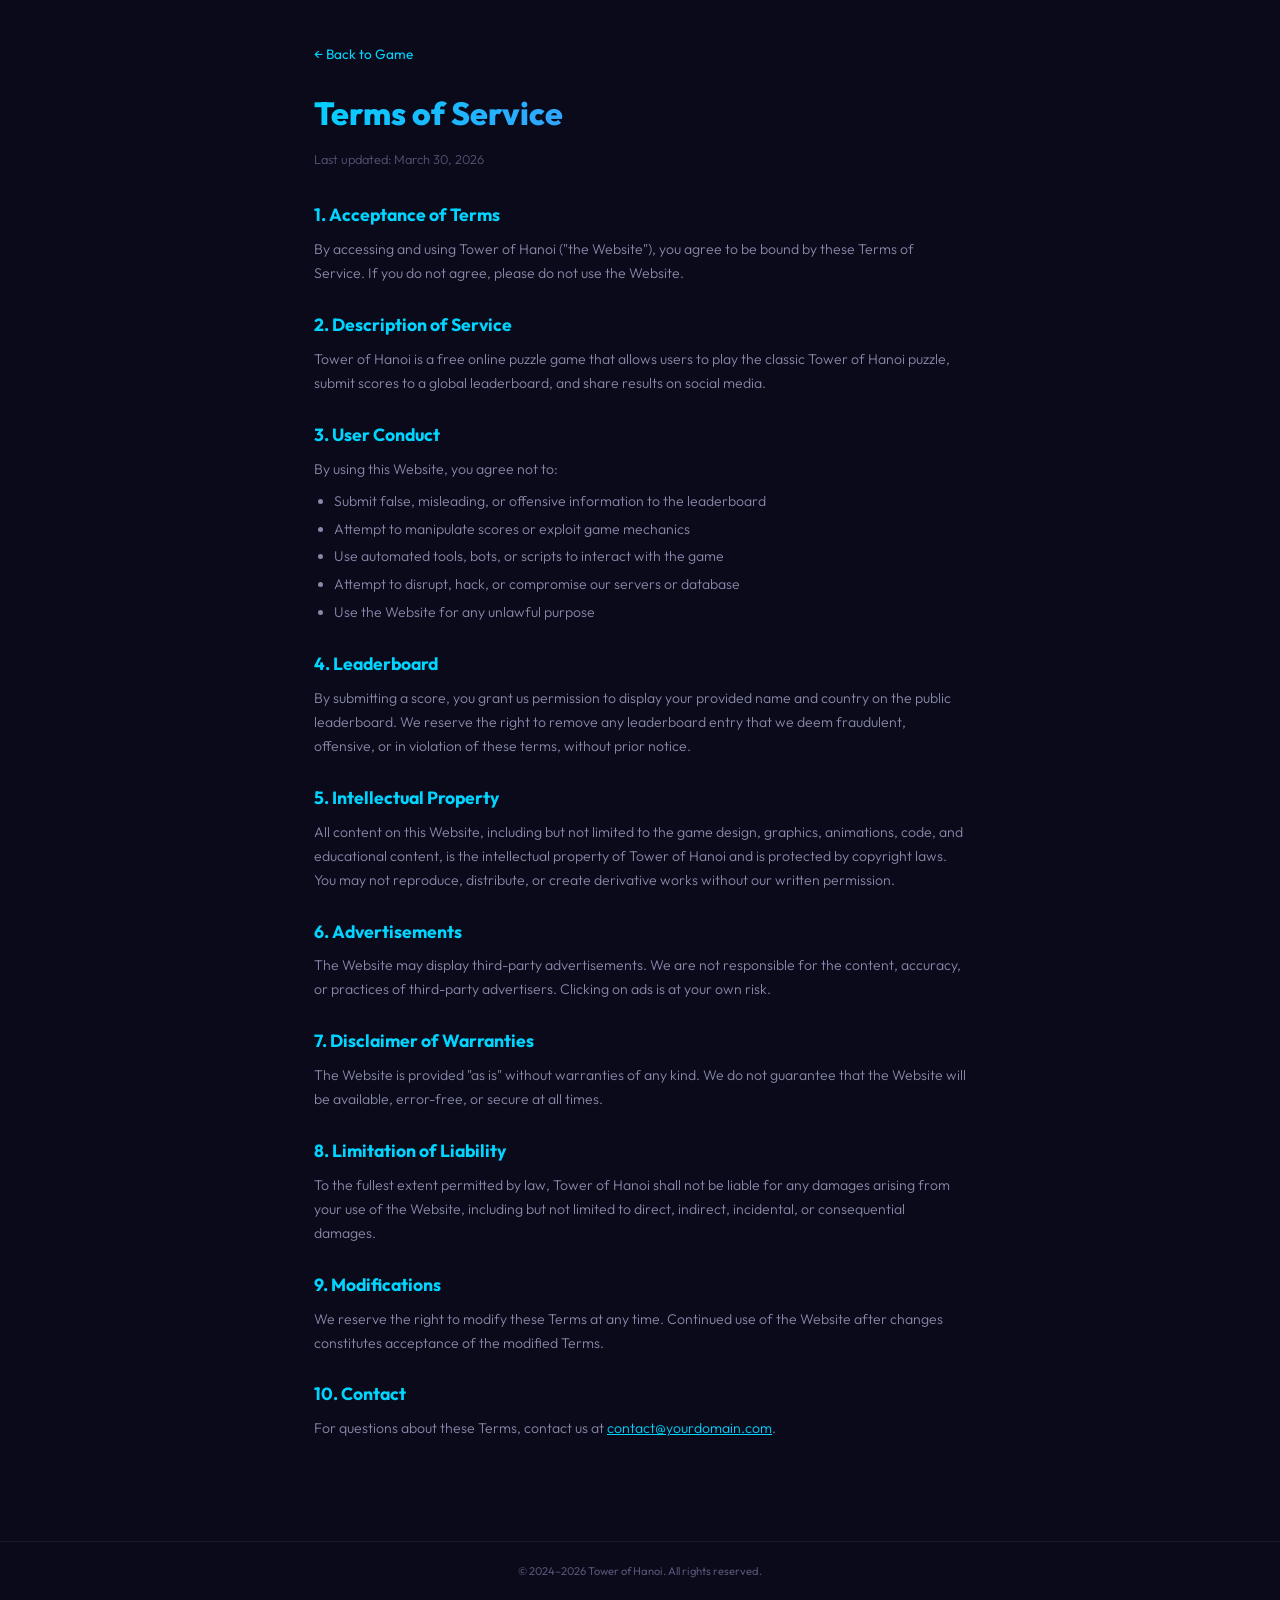
<file: terms.html>
<!DOCTYPE html>
<html lang="en">
<head>
    <meta charset="UTF-8">
    <meta name="viewport" content="width=device-width, initial-scale=1.0">
    <meta name="description" content="Terms of Service for Tower of Hanoi online puzzle game.">
    <title>Terms of Service — Tower of Hanoi</title>
    <link rel="icon" href="data:image/svg+xml,<svg xmlns='http://www.w3.org/2000/svg' viewBox='0 0 100 100'><text y='.9em' font-size='90'>🗼</text></svg>">
    <link href="https://fonts.googleapis.com/css2?family=Outfit:wght@300;400;500;600;700;800&display=swap" rel="stylesheet">
    <style>
        :root {
            --bg: #0a0a1a; --bg2: #12122a; --c1: #f0f0f8; --c2: #8888aa; --c3: #555577;
            --a1: #7c5cfc; --a2: #00d4ff; --bdr: rgba(255,255,255,0.06);
            --font: 'Outfit', sans-serif;
        }
        [data-theme="light"] {
            --bg: #f5f5fa; --bg2: #ffffff; --c1: #1a1a2e; --c2: #555577; --c3: #8888aa;
            --bdr: rgba(0,0,0,0.08);
        }
        *, *::before, *::after { margin: 0; padding: 0; box-sizing: border-box; }
        body { font-family: var(--font); background: var(--bg); color: var(--c1); line-height: 1.7; transition: background 0.4s, color 0.4s; }
        .container { max-width: 700px; margin: 0 auto; padding: 40px 24px 60px; }
        .back-link { display: inline-flex; align-items: center; gap: 6px; color: var(--a2); text-decoration: none; font-size: 0.85rem; margin-bottom: 20px; transition: 0.2s; }
        .back-link:hover { color: var(--a1); }
        h1 { font-size: 2rem; font-weight: 800; margin-bottom: 8px; background: linear-gradient(135deg, var(--a2), var(--a1)); -webkit-background-clip: text; -webkit-text-fill-color: transparent; background-clip: text; }
        .last-updated { color: var(--c3); font-size: 0.8rem; margin-bottom: 30px; }
        h2 { font-size: 1.1rem; font-weight: 700; color: var(--a2); margin: 24px 0 8px; }
        p, li { color: var(--c2); font-size: 0.88rem; font-weight: 300; }
        ul { padding-left: 20px; margin: 8px 0; }
        li { margin: 4px 0; }
        a { color: var(--a2); }
        .footer { text-align: center; padding: 20px; color: var(--c3); font-size: 0.7rem; border-top: 1px solid var(--bdr); margin-top: 40px; }
    </style>
</head>
<body>
    <div class="container">
        <a href="index.html" class="back-link">← Back to Game</a>
        <h1>Terms of Service</h1>
        <p class="last-updated">Last updated: March 30, 2026</p>

        <h2>1. Acceptance of Terms</h2>
        <p>By accessing and using Tower of Hanoi ("the Website"), you agree to be bound by these Terms of Service. If you do not agree, please do not use the Website.</p>

        <h2>2. Description of Service</h2>
        <p>Tower of Hanoi is a free online puzzle game that allows users to play the classic Tower of Hanoi puzzle, submit scores to a global leaderboard, and share results on social media.</p>

        <h2>3. User Conduct</h2>
        <p>By using this Website, you agree not to:</p>
        <ul>
            <li>Submit false, misleading, or offensive information to the leaderboard</li>
            <li>Attempt to manipulate scores or exploit game mechanics</li>
            <li>Use automated tools, bots, or scripts to interact with the game</li>
            <li>Attempt to disrupt, hack, or compromise our servers or database</li>
            <li>Use the Website for any unlawful purpose</li>
        </ul>

        <h2>4. Leaderboard</h2>
        <p>By submitting a score, you grant us permission to display your provided name and country on the public leaderboard. We reserve the right to remove any leaderboard entry that we deem fraudulent, offensive, or in violation of these terms, without prior notice.</p>

        <h2>5. Intellectual Property</h2>
        <p>All content on this Website, including but not limited to the game design, graphics, animations, code, and educational content, is the intellectual property of Tower of Hanoi and is protected by copyright laws. You may not reproduce, distribute, or create derivative works without our written permission.</p>

        <h2>6. Advertisements</h2>
        <p>The Website may display third-party advertisements. We are not responsible for the content, accuracy, or practices of third-party advertisers. Clicking on ads is at your own risk.</p>

        <h2>7. Disclaimer of Warranties</h2>
        <p>The Website is provided "as is" without warranties of any kind. We do not guarantee that the Website will be available, error-free, or secure at all times.</p>

        <h2>8. Limitation of Liability</h2>
        <p>To the fullest extent permitted by law, Tower of Hanoi shall not be liable for any damages arising from your use of the Website, including but not limited to direct, indirect, incidental, or consequential damages.</p>

        <h2>9. Modifications</h2>
        <p>We reserve the right to modify these Terms at any time. Continued use of the Website after changes constitutes acceptance of the modified Terms.</p>

        <h2>10. Contact</h2>
        <p>For questions about these Terms, contact us at <a href="mailto:contact@yourdomain.com">contact@yourdomain.com</a>.</p>
    </div>
    <div class="footer">&copy; 2024–2026 Tower of Hanoi. All rights reserved.</div>

    <script>
        const saved = localStorage.getItem('hanoi-theme') || 'dark';
        document.documentElement.setAttribute('data-theme', saved);
    </script>
</body>
</html>
</file>
<file: style.css>
/* ===== Reset ===== */
*, *::before, *::after { margin:0; padding:0; box-sizing:border-box; }

:root {
    --bg: #0a0a1a;
    --bg2: #12122a;
    --card: rgba(255,255,255,0.04);
    --card-h: rgba(255,255,255,0.07);
    --bdr: rgba(255,255,255,0.06);
    --c1: #f0f0f8;
    --c2: #8888aa;
    --c3: #555577;
    --a1: #7c5cfc;
    --a2: #00d4ff;
    --a3: #ff6b9d;
    --a4: #ffd93d;
    --peg: rgba(255,255,255,0.12);
    --base: rgba(255,255,255,0.08);
    --g1: rgba(124,92,252,0.3);
    --g2: rgba(0,212,255,0.3);
    --font: 'Outfit', sans-serif;
    --r: 14px;
    --rs: 10px;
    --rx: 6px;
    --tr: 0.3s cubic-bezier(0.4,0,0.2,1);
    --orb-opacity: 0.35;
    --info-bg: rgba(255,255,255,0.02);
    --info-bdr: rgba(255,255,255,0.05);
    --info-code: rgba(255,255,255,0.06);
}

/* ===== Light Theme ===== */
[data-theme="light"] {
    --bg: #f5f5fa;
    --bg2: #ffffff;
    --card: rgba(0,0,0,0.03);
    --card-h: rgba(0,0,0,0.06);
    --bdr: rgba(0,0,0,0.08);
    --c1: #1a1a2e;
    --c2: #555577;
    --c3: #8888aa;
    --peg: rgba(0,0,0,0.1);
    --base: rgba(0,0,0,0.06);
    --g1: rgba(124,92,252,0.2);
    --g2: rgba(0,212,255,0.2);
    --orb-opacity: 0.15;
    --info-bg: rgba(0,0,0,0.02);
    --info-bdr: rgba(0,0,0,0.06);
    --info-code: rgba(0,0,0,0.04);
}
[data-theme="light"] .title { -webkit-text-fill-color: transparent; }
[data-theme="light"] .title-icon { -webkit-text-fill-color: initial; }
[data-theme="light"] .orb { opacity: var(--orb-opacity); }
[data-theme="light"] .disk { color: #fff; }
[data-theme="light"] .disk[data-size="4"] { color: rgba(0,0,0,0.7); }
[data-theme="light"] .modal { box-shadow: 0 20px 60px rgba(0,0,0,0.15); }
[data-theme="light"] .lb-content { box-shadow: 0 20px 60px rgba(0,0,0,0.15); }
[data-theme="light"] .win-input,
[data-theme="light"] .win-select,
[data-theme="light"] .country-search { background: rgba(0,0,0,0.03); color: var(--c1); }
[data-theme="light"] .country-list { background: var(--bg2); box-shadow: 0 8px 24px rgba(0,0,0,0.12); }
[data-theme="light"] .country-item:hover { background: rgba(124,92,252,0.08); }
[data-theme="light"] .info-card code { color: #6b3fa0; background: rgba(107,63,160,0.08); }
[data-theme="light"] .formula-box { color: #6b3fa0; background: rgba(107,63,160,0.06); }

html { height: auto; min-height: 100%; overflow-x: hidden; overflow-y: auto; scroll-behavior: smooth; }
body {
    min-height: 100vh; font-family: var(--font); background: var(--bg); color: var(--c1);
    display: flex; flex-direction: column; align-items: center;
    user-select: none; transition: background 0.4s ease, color 0.4s ease;
}

/* ===== Theme Toggle ===== */
.theme-toggle {
    position: fixed; top: 14px; left: 14px; z-index: 999;
    background: var(--card); border: 1px solid var(--bdr);
    border-radius: 50%; width: 40px; height: 40px;
    display: flex; align-items: center; justify-content: center;
    cursor: pointer; backdrop-filter: blur(16px);
    transition: var(--tr); font-size: 1.1rem;
}
.theme-toggle:hover { background: var(--card-h); transform: scale(1.1); }

/* ===== Searchable Country Dropdown ===== */
.country-picker { position: relative; width: 100%; }
.country-search {
    width: 100%; padding: 10px 14px; border-radius: var(--rx);
    border: 1px solid var(--bdr); background: rgba(255,255,255,0.05);
    color: var(--c1); font-family: var(--font); font-size: 0.9rem;
    outline: none; transition: var(--tr);
}
.country-search:focus { border-color: var(--a1); box-shadow: 0 0 12px var(--g1); }
.country-search::placeholder { color: var(--c3); }
.country-list {
    position: absolute; top: 100%; left: 0; right: 0;
    max-height: 200px; overflow-y: auto; z-index: 10;
    background: var(--bg2); border: 1px solid var(--bdr);
    border-radius: var(--rx); margin-top: 4px;
    display: none; scrollbar-width: thin;
    scrollbar-color: rgba(255,255,255,0.1) transparent;
}
.country-list.open { display: block; }
.country-item {
    padding: 8px 12px; cursor: pointer; font-size: 0.85rem;
    transition: background 0.15s; display: flex; align-items: center; gap: 8px;
}
.country-item:hover { background: rgba(124,92,252,0.12); }
.country-item.selected { background: rgba(124,92,252,0.2); font-weight: 600; }
.country-flag { font-size: 1.1rem; }
.no-results { padding: 12px; color: var(--c3); font-size: 0.8rem; text-align: center; }

/* ===== Info Section ===== */
.info-section {
    width: 100%; max-width: 800px; padding: 20px 24px 60px;
    margin: 0 auto; position: relative; z-index: 0;
}
.info-section h2 {
    font-size: 1.8rem; font-weight: 800; text-align: center; margin-bottom: 30px;
    background: linear-gradient(135deg, var(--a2), var(--a1), var(--a3));
    -webkit-background-clip: text; -webkit-text-fill-color: transparent; background-clip: text;
}
.info-grid {
    display: grid; grid-template-columns: 1fr 1fr;
    gap: 16px;
}
@media (max-width: 640px) { .info-grid { grid-template-columns: 1fr; } }
.info-card {
    background: var(--info-bg); border: 1px solid var(--info-bdr);
    border-radius: var(--r); padding: 24px;
    transition: var(--tr);
}
.info-card:hover { transform: translateY(-3px); border-color: rgba(124,92,252,0.2); }
.info-card.full-width { grid-column: 1 / -1; }
.info-card h3 {
    font-size: 1rem; font-weight: 700; margin-bottom: 10px;
    display: flex; align-items: center; gap: 8px; color: var(--a2);
}
.info-card p, .info-card li {
    color: var(--c2); font-size: 0.85rem; line-height: 1.6; font-weight: 300;
}
.info-card ul { list-style: none; padding: 0; }
.info-card li { padding: 4px 0; }
.info-card li::before { content: '→ '; color: var(--a1); font-weight: 600; }
.info-card code {
    background: var(--info-code); padding: 2px 7px;
    border-radius: 4px; font-family: 'Courier New', monospace;
    font-size: 0.82rem; color: var(--a4);
}
.formula-box {
    background: var(--info-code); border-radius: var(--rx);
    padding: 16px 20px; margin: 10px 0; text-align: center;
    font-family: 'Courier New', monospace; font-size: 1.1rem;
    color: var(--a4); font-weight: 600; letter-spacing: 1px;
}
.footer-note {
    text-align: center; margin-top: 30px; padding: 16px;
    color: var(--c3); font-size: 0.75rem; font-weight: 300;
}

/* ===== Splash ===== */
.splash {
    position: fixed;
    inset: 0;
    z-index: 9999;
    background: var(--bg);
    display: flex;
    flex-direction: column;
    align-items: center;
    justify-content: center;
    gap: 16px;
    transition: opacity 0.6s ease, visibility 0.6s ease;
}
.splash.hidden { opacity: 0; visibility: hidden; pointer-events: none; }
.splash-icon { font-size: 4rem; animation: splashBounce 1.2s ease infinite; }
.splash-title {
    font-size: 1.8rem; font-weight: 800;
    background: linear-gradient(135deg, var(--a2), var(--a1), var(--a3));
    -webkit-background-clip: text; -webkit-text-fill-color: transparent;
    background-clip: text;
}
.splash-loading {
    width: 120px; height: 3px; background: rgba(255,255,255,0.08);
    border-radius: 2px; overflow: hidden; margin-top: 8px;
}
.splash-bar {
    width: 0%; height: 100%;
    background: linear-gradient(90deg, var(--a1), var(--a2));
    border-radius: 2px;
    animation: splashLoad 1.2s ease-out forwards;
}
@keyframes splashBounce {
    0%,100% { transform: translateY(0); }
    50% { transform: translateY(-10px); }
}
@keyframes splashLoad {
    0% { width: 0%; }
    100% { width: 100%; }
}

/* ===== Background Orbs ===== */
.bg-orbs { position: fixed; inset: 0; pointer-events: none; z-index: 0; overflow: hidden; }
.orb { position: absolute; border-radius: 50%; filter: blur(100px); opacity: 0.35; animation: orbF 20s ease-in-out infinite; }
.orb-1 { width: 300px; height: 300px; background: radial-gradient(circle,var(--a1),transparent 70%); top: -8%; left: -8%; }
.orb-2 { width: 250px; height: 250px; background: radial-gradient(circle,var(--a2),transparent 70%); bottom: -8%; right: -8%; animation-delay: -7s; }
.orb-3 { width: 200px; height: 200px; background: radial-gradient(circle,var(--a3),transparent 70%); top: 45%; left: 55%; animation-delay: -14s; }
@keyframes orbF {
    0%,100% { transform: translate(0,0) scale(1); }
    33% { transform: translate(20px,-15px) scale(1.05); }
    66% { transform: translate(-10px,10px) scale(0.95); }
}

/* ===== App Layout ===== */
.app {
    position: relative; z-index: 1;
    width: 100%; max-width: 600px;
    display: flex; flex-direction: column;
    padding: 20px 24px;
    gap: 16px;
    justify-content: center;
    flex-shrink: 0;
}

/* ===== Header ===== */
.header { text-align: center; }
.title {
    font-size: 2rem; font-weight: 800;
    background: linear-gradient(135deg, var(--a2), var(--a1), var(--a3));
    -webkit-background-clip: text; -webkit-text-fill-color: transparent;
    background-clip: text;
    display: flex; align-items: center; justify-content: center; gap: 10px;
}
.title-icon { -webkit-text-fill-color: initial; font-size: 1.6rem; }
.subtitle { color: var(--c2); font-size: 0.8rem; font-weight: 300; margin-top: 4px; }

/* ===== Stats ===== */
.stats-bar { display: flex; gap: 6px; justify-content: center; flex-wrap: wrap; }
.stat-card {
    background: var(--card); border: 1px solid var(--bdr);
    border-radius: var(--rs); padding: 6px 10px;
    display: flex; flex-direction: column; align-items: center; gap: 1px;
    min-width: 60px; backdrop-filter: blur(16px);
}
.stat-label { font-size: 0.5rem; text-transform: uppercase; letter-spacing: 1px; color: var(--c3); font-weight: 500; }
.stat-value { font-size: 1rem; font-weight: 700; }
.disk-selector { display: flex; gap: 4px; flex-wrap: wrap; justify-content: center; }
.disk-btn {
    width: 30px; height: 30px; border-radius: var(--rx);
    border: 1px solid var(--bdr); background: transparent;
    color: var(--c2); font-family: var(--font);
    font-size: 0.8rem; font-weight: 600; cursor: pointer;
    transition: var(--tr);
}
.disk-btn:hover { border-color: var(--a1); color: var(--a1); }
.disk-btn.active {
    background: var(--a1); color: #fff;
    border-color: var(--a1); box-shadow: 0 0 12px var(--g1);
}

/* ===== Game Board ===== */
.game-board {
    position: relative;
    display: flex; justify-content: center; gap: 4px;
    padding: 14px 6px 10px;
    background: var(--card); border: 1px solid var(--bdr);
    border-radius: var(--r); backdrop-filter: blur(16px);
    align-items: flex-end;
    overflow: visible;
    min-height: 0;
}
.tower {
    position: relative; flex: 1;
    display: flex; flex-direction: column; align-items: center;
    cursor: pointer; transition: var(--tr);
    padding-top: 10px;
}
.tower:hover .peg, .tower.selected .peg {
    background: rgba(124,92,252,0.4);
    box-shadow: 0 0 16px var(--g1);
}
.tower.selected { transform: scale(1.02); }
.tower.valid-target .base {
    box-shadow: 0 0 16px var(--g2);
    background: rgba(0,212,255,0.12);
}
.tower.invalid-target { animation: shake 0.4s ease-in-out; }

.peg {
    width: 5px; height: 100%;
    background: var(--peg); border-radius: 3px 3px 0 0;
    transition: var(--tr); position: relative; z-index: 1;
    min-height: 120px;
}
.base {
    width: 88%; height: 5px;
    background: var(--base); border-radius: 3px;
    transition: var(--tr); position: relative; z-index: 1;
}
.tower-label {
    margin-top: 5px; font-size: 0.55rem; font-weight: 600;
    letter-spacing: 1.5px; text-transform: uppercase; color: var(--c3);
}
.disk-stack {
    position: absolute; bottom: 16px; left: 50%;
    transform: translateX(-50%);
    display: flex; flex-direction: column-reverse; align-items: center;
    z-index: 2;
}

/* ===== Disks ===== */
.disk {
    height: 30px; border-radius: 15px;
    display: flex; align-items: center; justify-content: center;
    font-weight: 700; font-size: 0.7rem;
    color: rgba(255,255,255,0.9); cursor: pointer;
    transition: transform 0.35s cubic-bezier(0.34,1.56,0.64,1),
                box-shadow 0.35s ease, filter 0.35s ease;
    position: relative; user-select: none;
    text-shadow: 0 1px 2px rgba(0,0,0,0.3);
}
.disk.top-disk:hover { transform: translateY(-4px) scale(1.05); filter: brightness(1.15); }
.disk.lifting {
    transform: translateY(-28px) scale(1.08); filter: brightness(1.25);
    z-index: 100;
    transition: transform 0.4s cubic-bezier(0.34,1.56,0.64,1), filter 0.3s ease;
}
.flying-disk {
    pointer-events: none; border-radius: 15px;
    display: flex; align-items: center; justify-content: center;
    font-weight: 700; font-size: 0.7rem;
    color: rgba(255,255,255,0.9); text-shadow: 0 1px 2px rgba(0,0,0,0.3);
}

.disk[data-size="1"] { width: 44px;  background: linear-gradient(135deg,#7c5cfc,#9b7eff); box-shadow: 0 3px 12px rgba(124,92,252,0.4); }
.disk[data-size="2"] { width: 62px;  background: linear-gradient(135deg,#00d4ff,#33e0ff); box-shadow: 0 3px 12px rgba(0,212,255,0.4); }
.disk[data-size="3"] { width: 80px;  background: linear-gradient(135deg,#ff6b9d,#ff8db6); box-shadow: 0 3px 12px rgba(255,107,157,0.4); }
.disk[data-size="4"] { width: 98px;  background: linear-gradient(135deg,#ffd93d,#ffe066); box-shadow: 0 3px 12px rgba(255,217,61,0.4); color:rgba(0,0,0,0.7); text-shadow:none; }
.disk[data-size="5"] { width: 116px; background: linear-gradient(135deg,#6bcb77,#8ed98e); box-shadow: 0 3px 12px rgba(107,203,119,0.4); }
.disk[data-size="6"] { width: 134px; background: linear-gradient(135deg,#ff8e53,#ffa770); box-shadow: 0 3px 12px rgba(255,142,83,0.4); }
.disk[data-size="7"] { width: 152px; background: linear-gradient(135deg,#e84393,#ee6fb5); box-shadow: 0 3px 12px rgba(232,67,147,0.4); }
.disk[data-size="8"] { width: 170px; background: linear-gradient(135deg,#0abde3,#48dbfb); box-shadow: 0 3px 12px rgba(10,189,227,0.4); }
.disk[data-size="9"] { width: 188px; background: linear-gradient(135deg,#8854d0,#a55eea); box-shadow: 0 3px 12px rgba(136,84,208,0.4); }

/* ===== Controls ===== */
.controls { display: flex; gap: 8px; justify-content: center; flex-wrap: wrap; }
.btn {
    display: flex; align-items: center; gap: 6px;
    padding: 10px 18px; border-radius: var(--rs);
    border: 1px solid var(--bdr); background: var(--card);
    color: var(--c1); font-family: var(--font);
    font-size: 0.8rem; font-weight: 500; cursor: pointer;
    backdrop-filter: blur(16px); transition: var(--tr);
}
.btn:hover { background: var(--card-h); transform: translateY(-2px); }
.btn-reset:hover { border-color: rgba(255,107,157,0.4); color: var(--a3); }
.btn-undo:hover { border-color: rgba(255,217,61,0.4); color: var(--a4); }
.btn-hint:hover { border-color: rgba(107,203,119,0.4); color: #6bcb77; }
.btn-auto:hover { border-color: rgba(0,212,255,0.4); color: var(--a2); }

/* Hint highlight */
.tower.hint-source .peg { background: rgba(107,203,119,0.5); box-shadow: 0 0 20px rgba(107,203,119,0.5); }
.tower.hint-source .base { background: rgba(107,203,119,0.15); }
.tower.hint-target .peg { background: rgba(0,212,255,0.5); box-shadow: 0 0 20px rgba(0,212,255,0.5); }
.tower.hint-target .base { background: rgba(0,212,255,0.15); box-shadow: 0 0 16px rgba(0,212,255,0.3); }
.tower.hint-source .disk.top-disk, .tower.hint-target {
    animation: hintP 0.8s ease-in-out infinite alternate;
}
@keyframes hintP { 0% { filter: brightness(1); } 100% { filter: brightness(1.2); } }

/* ===== Leaderboard Icon ===== */
.leaderboard-btn { position:absolute; top:4px; right:0; background:var(--card); border:1px solid var(--bdr); border-radius:var(--rs); padding:7px 10px; color:var(--a4); cursor:pointer; backdrop-filter:blur(16px); transition:var(--tr); display:flex; align-items:center; gap:5px; font-family:var(--font); font-size:0.7rem; font-weight:600; }
.leaderboard-btn:active { transform:scale(0.95); }
.leaderboard-btn svg { filter:drop-shadow(0 0 4px rgba(255,217,61,0.4)); }
/* ===== Leaderboard Modal ===== */
.lb-modal { position:fixed; inset:0; background:rgba(0,0,0,0.75); backdrop-filter:blur(8px); display:flex; align-items:center; justify-content:center; z-index:9998; opacity:0; visibility:hidden; transition:opacity 0.3s,visibility 0.3s; }
.lb-modal.active { opacity:1; visibility:visible; }
.lb-content { background:var(--bg2); border:1px solid var(--bdr); border-radius:var(--r); padding:24px 18px 16px; width:92%; max-width:440px; max-height:80vh; display:flex; flex-direction:column; transform:scale(0.9); transition:transform 0.4s cubic-bezier(0.34,1.56,0.64,1); }
.lb-modal.active .lb-content { transform:scale(1); }
.lb-header { display:flex; align-items:center; justify-content:space-between; margin-bottom:12px; }
.lb-title { font-size:1.2rem; font-weight:800; background:linear-gradient(135deg,var(--a4),var(--a3)); -webkit-background-clip:text; -webkit-text-fill-color:transparent; background-clip:text; }
.lb-close { background:none; border:none; color:var(--c2); font-size:1.5rem; cursor:pointer; padding:4px 8px; }
.lb-tabs { display:flex; gap:3px; margin-bottom:10px; flex-wrap:wrap; }
.lb-tab { padding:4px 8px; border-radius:var(--rx); border:1px solid var(--bdr); background:transparent; color:var(--c2); font-family:var(--font); font-size:0.65rem; font-weight:600; cursor:pointer; transition:var(--tr); }
.lb-tab.active { background:var(--a1); color:#fff; border-color:var(--a1); }
.lb-table-wrap { overflow-y:auto; flex:1; scrollbar-width:thin; scrollbar-color:rgba(255,255,255,0.1) transparent; }
.lb-table { width:100%; border-collapse:collapse; font-size:0.75rem; }
.lb-table th { position:sticky; top:0; background:var(--bg2); color:var(--c3); font-size:0.6rem; text-transform:uppercase; letter-spacing:1px; padding:7px 5px; text-align:left; border-bottom:1px solid var(--bdr); }
.lb-table td { padding:7px 5px; border-bottom:1px solid rgba(255,255,255,0.03); color:var(--c1); }
.lb-table tr:nth-child(1) td { color:var(--a4); font-weight:700; }
.lb-table tr:nth-child(2) td { color:#c0c0c0; font-weight:600; }
.lb-table tr:nth-child(3) td { color:#cd7f32; font-weight:600; }
.lb-table .player-cell { display:flex; align-items:center; gap:5px; }
.lb-table .flag { font-size:1rem; }
.lb-empty { text-align:center; padding:30px; color:var(--c3); font-size:0.8rem; }
.lb-table tr.you-row { background: rgba(124,92,252,0.08); }
.lb-table tr.you-row td { color: var(--a1) !important; font-weight: 700 !important; }
.you-badge {
    display: inline-block; font-size: 0.5rem; font-weight: 800;
    background: var(--a1); color: #fff; padding: 1px 5px;
    border-radius: 3px; margin-left: 5px; letter-spacing: 0.5px;
    vertical-align: middle;
}
/* ===== Win Flow ===== */
.win-step { display:none; } .win-step.active { display:block; }
.win-form { display:flex; flex-direction:column; gap:9px; margin:12px 0; }
.win-input { padding:9px 12px; border-radius:var(--rx); border:1px solid var(--bdr); background:rgba(255,255,255,0.05); color:var(--c1); font-family:var(--font); font-size:0.85rem; outline:none; transition:var(--tr); }
.win-input:focus { border-color:var(--a1); box-shadow:0 0 10px var(--g1); }
.win-input::placeholder { color:var(--c3); }
.win-select { appearance:none; padding:9px 12px; border-radius:var(--rx); border:1px solid var(--bdr); background:rgba(255,255,255,0.05); color:var(--c1); font-family:var(--font); font-size:0.85rem; outline:none; cursor:pointer; }
.win-select:focus { border-color:var(--a1); }
.btn-submit { background:linear-gradient(135deg,var(--a1),var(--a2)); border:none; color:#fff; font-weight:600; font-size:0.85rem; padding:11px; border-radius:var(--rs); cursor:pointer; font-family:var(--font); transition:var(--tr); }
.btn-submit:active { filter:brightness(1.1); }
.btn-skip { background:none; border:none; color:var(--c3); font-family:var(--font); font-size:0.75rem; cursor:pointer; margin-top:4px; text-decoration:underline; }
/* ===== Social Share ===== */
.share-title { color:var(--c2); font-size:0.8rem; margin-bottom:10px; font-weight:400; }
.share-grid { display:flex; gap:8px; justify-content:center; flex-wrap:wrap; margin-bottom:14px; }
.share-btn { width:44px; height:44px; border-radius:50%; border:none; cursor:pointer; display:flex; align-items:center; justify-content:center; transition:var(--tr); box-shadow:0 3px 10px rgba(0,0,0,0.3); }
.share-btn:active { transform:scale(0.92); }
.share-btn svg { width:20px; height:20px; }
.share-wa { background:#25D366; color:#fff; } .share-tg { background:#2AABEE; color:#fff; }
.share-fb { background:#1877F2; color:#fff; } .share-x { background:#000; color:#fff; }
.share-ig { background:linear-gradient(45deg,#f09433,#e6683c,#dc2743,#cc2366,#bc1888); color:#fff; }
.share-actions { display:flex; gap:8px; justify-content:center; flex-wrap:wrap; }
.toast { position:fixed; bottom:calc(16px + var(--safe-bot)); left:50%; transform:translateX(-50%); background:var(--a1); color:#fff; padding:9px 18px; border-radius:var(--rs); font-family:var(--font); font-size:0.75rem; font-weight:500; opacity:0; visibility:hidden; transition:opacity 0.3s,visibility 0.3s; z-index:2000; }
.toast.show { opacity:1; visibility:visible; }

/* ===== Install Banner ===== */
.install-banner {
    display: none;
    background: linear-gradient(135deg, var(--a1), var(--a2));
    border-radius: var(--rs); padding: 10px 16px;
    align-items: center; justify-content: space-between; gap: 8px;
}
.install-banner.show { display: flex; }
.install-text { font-size: 0.72rem; font-weight: 500; }
.install-btn {
    padding: 6px 14px; border-radius: var(--rx);
    border: 1px solid rgba(255,255,255,0.3); background: rgba(255,255,255,0.15);
    color: #fff; font-family: var(--font); font-size: 0.7rem;
    font-weight: 600; cursor: pointer;
}
.install-close {
    background: none; border: none; color: rgba(255,255,255,0.7);
    font-size: 1.2rem; cursor: pointer; padding: 0 4px;
}

/* ===== Modal ===== */
.modal-overlay {
    position: fixed; inset: 0;
    background: rgba(0,0,0,0.7); backdrop-filter: blur(8px);
    display: flex; align-items: center; justify-content: center;
    z-index: 9998; opacity: 0; visibility: hidden;
    transition: opacity 0.4s ease, visibility 0.4s ease;
}
.modal-overlay.active { opacity: 1; visibility: visible; }
.modal {
    position: relative; background: var(--bg2);
    border: 1px solid var(--bdr); border-radius: var(--r);
    padding: 36px 28px 24px; text-align: center;
    max-width: 340px; width: 88%;
    transform: scale(0.8) translateY(20px);
    transition: transform 0.5s cubic-bezier(0.34,1.56,0.64,1);
    overflow: hidden;
}
.modal-overlay.active .modal { transform: scale(1) translateY(0); }
.modal-confetti { position: absolute; inset: 0; pointer-events: none; overflow: hidden; }
.confetti-piece { position: absolute; width: 7px; height: 7px; border-radius: 2px; animation: confF 3s ease-in forwards; }
.modal-icon { font-size: 3rem; margin-bottom: 8px; animation: bounce 1s ease infinite; }
.modal-title {
    font-size: 1.4rem; font-weight: 800;
    background: linear-gradient(135deg, var(--a4), var(--a3));
    -webkit-background-clip: text; -webkit-text-fill-color: transparent;
    background-clip: text; margin-bottom: 6px;
}
.modal-text { color: var(--c2); font-size: 0.85rem; margin-bottom: 14px; font-weight: 300; }
.modal-text strong { color: var(--c1); font-weight: 600; }
.modal-stars { margin-bottom: 18px; font-size: 1.6rem; display: flex; justify-content: center; gap: 6px; }
.star { display: inline-block; animation: starP 0.5s cubic-bezier(0.34,1.56,0.64,1) backwards; }
.star:nth-child(1) { animation-delay: 0.2s; }
.star:nth-child(2) { animation-delay: 0.4s; }
.star:nth-child(3) { animation-delay: 0.6s; }
.btn-play-again {
    background: linear-gradient(135deg, var(--a1), var(--a2));
    border: none; color: #fff; font-weight: 600;
    font-size: 0.9rem; padding: 12px 36px; border-radius: var(--rs);
}
.btn-play-again:hover { filter: brightness(1.1); box-shadow: 0 6px 24px var(--g1); }

/* ===== Animations ===== */
@keyframes shake { 0%,100%{transform:translateX(0)}25%{transform:translateX(-6px)}50%{transform:translateX(6px)}75%{transform:translateX(-3px)} }
@keyframes bounce { 0%,100%{transform:translateY(0)}50%{transform:translateY(-6px)} }
@keyframes confF { 0%{transform:translateY(-15px)rotate(0);opacity:1}100%{transform:translateY(350px)rotate(720deg);opacity:0} }
@keyframes starP { 0%{transform:scale(0)rotate(-30deg);opacity:0}100%{transform:scale(1)rotate(0);opacity:1} }
@keyframes fadeIn { from{opacity:0;transform:translateY(12px)}to{opacity:1;transform:translateY(0)} }
.app > * { animation: fadeIn 0.5s ease backwards; }
.app > *:nth-child(1) { animation-delay: 0.05s; }
.app > *:nth-child(2) { animation-delay: 0.1s; }
.app > *:nth-child(3) { animation-delay: 0.15s; }
.app > *:nth-child(4) { animation-delay: 0.2s; }
.app > *:nth-child(5) { animation-delay: 0.25s; }

/* ===== Responsive ===== */
@media (max-width: 640px) {
    .app { padding: 10px 12px; gap: 8px; justify-content: flex-start; padding-top: 50px; }
    .title { font-size: 1.5rem; }
    .game-board { overflow: hidden; padding: 8px 4px 6px; }
    .tower { padding-top: 4px; }
    .disk-stack { gap: 1px; }
    .disk { height: 18px; border-radius: 9px; font-size: 0.55rem; }
    .flying-disk { border-radius: 9px; font-size: 0.55rem; }
    .disk[data-size="1"] { width: 28px; } .disk[data-size="2"] { width: 40px; }
    .disk[data-size="3"] { width: 52px; } .disk[data-size="4"] { width: 64px; }
    .disk[data-size="5"] { width: 76px; } .disk[data-size="6"] { width: 88px; }
    .disk[data-size="7"] { width: 100px; } .disk[data-size="8"] { width: 112px; }
    .disk[data-size="9"] { width: 124px; }
    .btn { padding: 8px 12px; font-size: 0.7rem; }
    .info-section { padding: 30px 16px 40px; }
    .info-section h2 { font-size: 1.4rem; }
    .theme-toggle { top: 8px; left: 8px; width: 36px; height: 36px; font-size: 1rem; }
}

/* ===== Cookie Consent ===== */
.cookie-banner {
    position: fixed; bottom: 0; left: 0; right: 0; z-index: 9999;
    background: var(--bg2); border-top: 1px solid var(--bdr);
    padding: 16px 24px; display: flex; align-items: center;
    justify-content: center; gap: 16px; flex-wrap: wrap;
    backdrop-filter: blur(16px);
    transform: translateY(100%); transition: transform 0.4s ease;
}
.cookie-banner.show { transform: translateY(0); }
.cookie-text { color: var(--c2); font-size: 0.8rem; max-width: 600px; line-height: 1.5; }
.cookie-text a { color: var(--a2); text-decoration: underline; }
.cookie-btns { display: flex; gap: 8px; }
.cookie-accept {
    background: var(--a1); color: #fff; border: none;
    padding: 8px 20px; border-radius: var(--rx); font-family: var(--font);
    font-size: 0.8rem; font-weight: 600; cursor: pointer; transition: var(--tr);
}
.cookie-accept:hover { filter: brightness(1.1); }
.cookie-decline {
    background: transparent; color: var(--c2); border: 1px solid var(--bdr);
    padding: 8px 16px; border-radius: var(--rx); font-family: var(--font);
    font-size: 0.8rem; cursor: pointer; transition: var(--tr);
}
.cookie-decline:hover { border-color: var(--c2); }

/* ===== Ad Slots ===== */
.ad-slot {
    width: 100%; max-width: 728px; margin: 10px auto;
    min-height: 90px; display: flex; align-items: center;
    justify-content: center; position: relative; z-index: 0;
    background: var(--info-bg); border: 1px dashed var(--info-bdr);
    border-radius: var(--rx); color: var(--c3); font-size: 0.7rem;
    font-family: var(--font); letter-spacing: 1px; text-transform: uppercase;
}
@media (max-width: 640px) {
    .ad-slot { min-height: 60px; max-width: 100%; margin: 8px 12px; }
}

/* ===== Professional Footer ===== */
.site-footer {
    width: 100%; background: var(--bg2); border-top: 1px solid var(--bdr);
    padding: 30px 24px 20px; position: relative; z-index: 0;
}
.footer-inner {
    max-width: 800px; margin: 0 auto;
    display: flex; flex-direction: column; align-items: center; gap: 16px;
}
.footer-brand {
    font-size: 1.1rem; font-weight: 700;
    background: linear-gradient(135deg, var(--a2), var(--a1));
    -webkit-background-clip: text; -webkit-text-fill-color: transparent; background-clip: text;
}
.footer-links { display: flex; gap: 20px; flex-wrap: wrap; justify-content: center; }
.footer-links a {
    color: var(--c2); font-size: 0.78rem; text-decoration: none;
    transition: var(--tr); font-weight: 400;
}
.footer-links a:hover { color: var(--a2); }
.footer-copy { color: var(--c3); font-size: 0.7rem; text-align: center; }
.footer-copy a { color: var(--c3); text-decoration: none; }
</file>
